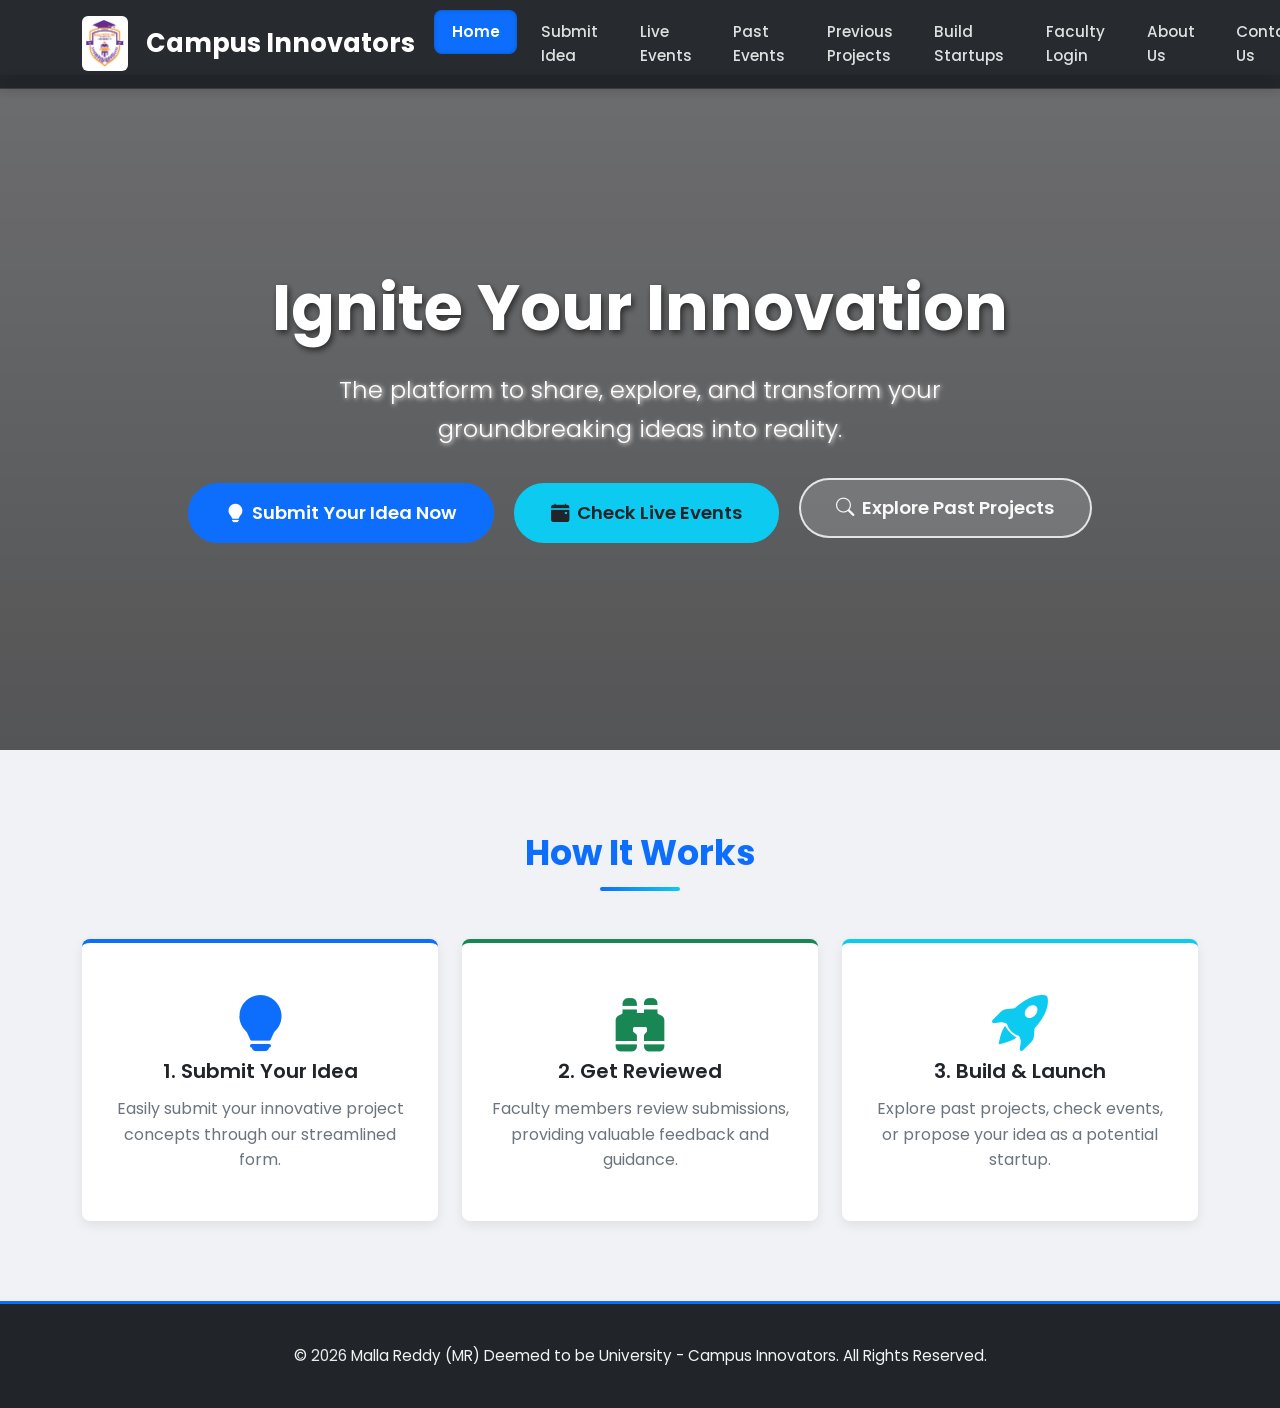
<file: FRONTEND/index.html>
<!DOCTYPE html>
<html lang="en">
<head>
    <meta charset="UTF-8">
    <meta name="viewport" content="width=device-width, initial-scale=1.0">
    <title>Campus Innovators</title>
    <link rel="preconnect" href="https://fonts.googleapis.com">
    <link rel="preconnect" href="https://fonts.gstatic.com" crossorigin>
    <link href="https://fonts.googleapis.com/css2?family=Poppins:wght@300;400;500;600;700&display=swap" rel="stylesheet">
    <link href="https://cdn.jsdelivr.net/npm/bootstrap@5.3.2/dist/css/bootstrap.min.css" rel="stylesheet">
    <link rel="stylesheet" href="https://cdn.jsdelivr.net/npm/bootstrap-icons@1.11.3/font/bootstrap-icons.min.css">
    <link rel="stylesheet" href="style.css">
</head>
<body>
    <nav class="navbar navbar-expand-lg navbar-dark fixed-top main-nav">
        <div class="container">
            <a class="navbar-brand fw-bold d-flex align-items-center gap-2" href="index.html">
    <img src="logo.jpg" 
         alt="College Logo" 
         style="height: 55px; width: auto; object-fit: contain; background: white; border-radius: 6px; padding: 3px;">
    <span>Campus Innovators</span>
</a>
            <button class="navbar-toggler" type="button" data-bs-toggle="collapse" data-bs-target="#navbarNav" aria-controls="navbarNav" aria-expanded="false" aria-label="Toggle navigation">
                <span class="navbar-toggler-icon"></span>
            </button>
            <div class="collapse navbar-collapse" id="navbarNav">
                 <ul class="navbar-nav ms-auto">
                     <li class="nav-item">
                         <a class="nav-link active" href="index.html" id="nav-home">Home</a>
                    </li>
                    <li class="nav-item">
                        <a class="nav-link" href="submit-idea-login.html" id="nav-submit-idea">Submit Idea</a>
                    </li>
                     <li class="nav-item">
                         <a class="nav-link" href="live-events.html" id="nav-live-events">Live Events</a>
                    </li>
                    <li class="nav-item"><a class="nav-link" href="past-events.html">Past Events</a></li>
                    <li class="nav-item">
                        <a class="nav-link" href="previous-projects.html" id="nav-prev-projects">Previous Projects</a>
                    </li>
                    <li class="nav-item">
                        <a class="nav-link" href="build-startups.html" id="nav-startups">Build Startups</a>
                    </li>
                    <li class="nav-item">
                        <a class="nav-link" href="faculty-login.html" id="nav-faculty">Faculty Login</a>
                    </li>
                    <li class="nav-item">
                        <a class="nav-link" href="about-us.html" id="nav-about">About Us</a>
                    </li>
                    <li class="nav-item">
                        <a class="nav-link" href="contact-us.html" id="nav-contact">Contact Us</a>
                    </li>
                </ul>
            </div>
        </div>
    </nav>

    <!-- Hero Section -->
    <section class="home-hero-section">
        <div class="container home-hero-content">
            <h1 class="display-3 fw-bold">Ignite Your Innovation</h1>
            <p class="lead mb-4">The platform to share, explore, and transform your groundbreaking ideas into reality.</p>
            <a class="btn btn-primary btn-lg main-cta-button rounded-pill" href="submit-idea-login.html" role="button">
                <i class="bi bi-lightbulb-fill me-2"></i> Submit Your Idea Now
            </a>
             <a class="btn btn-info btn-lg secondary-cta-button rounded-pill ms-md-2" href="live-events.html" role="button">
                 <i class="bi bi-calendar-event-fill me-2"></i> Check Live Events
             </a>
            <a class="btn btn-outline-light btn-lg secondary-cta-button rounded-pill ms-md-2 mt-2 mt-md-0" href="previous-projects.html" role="button">
                 <i class="bi bi-search me-2"></i> Explore Past Projects
            </a>
        </div>
    </section>

    <!-- Main Content Area -->
    <main>
        <!-- Info Cards Section -->
        <section class="info-section page-section">
            <div class="container">
                <h2 class="text-center section-title mb-5">How It Works</h2>
                 <div class="row g-4 info-cards justify-content-center">
                    <div class="col-md-6 col-lg-4 d-flex">
                        <div class="card info-card h-100">
                            <div class="card-body">
                                <i class="bi bi-lightbulb-fill display-3 text-primary mb-3"></i>
                                <h5 class="card-title fw-semibold">1. Submit Your Idea</h5>
                                <p class="card-text text-muted">Easily submit your innovative project concepts through our streamlined form.</p>
                            </div>
                        </div>
                    </div>
                    <div class="col-md-6 col-lg-4 d-flex">
                        <div class="card info-card h-100">
                            <div class="card-body">
                                <i class="bi bi-binoculars-fill display-3 text-success mb-3"></i>
                                <h5 class="card-title fw-semibold">2. Get Reviewed</h5>
                                <p class="card-text text-muted">Faculty members review submissions, providing valuable feedback and guidance.</p>
                            </div>
                        </div>
                    </div>
                    <div class="col-md-6 col-lg-4 d-flex">
                        <div class="card info-card h-100">
                            <div class="card-body">
                                <i class="bi bi-rocket-takeoff-fill display-3 text-info mb-3"></i>
                                <h5 class="card-title fw-semibold">3. Build & Launch</h5>
                                <p class="card-text text-muted">Explore past projects, check events, or propose your idea as a potential startup.</p>
                            </div>
                        </div>
                    </div>
                </div>
            </div>
        </section>

        <!-- Add more content sections if needed -->

    </main>

     <!-- Footer -->
     <footer class="main-footer text-white text-center">
    <div class="container">
        <p class="mb-0 text-white">© <span id="current-year"></span> Malla Reddy (MR) Deemed to be University - Campus Innovators. All Rights Reserved.</p>
    </div>
</footer>

    <script src="https://cdn.jsdelivr.net/npm/bootstrap@5.3.2/dist/js/bootstrap.bundle.min.js"></script>
    <script src="script.js"></script>
 </body>
 </html>
</file>
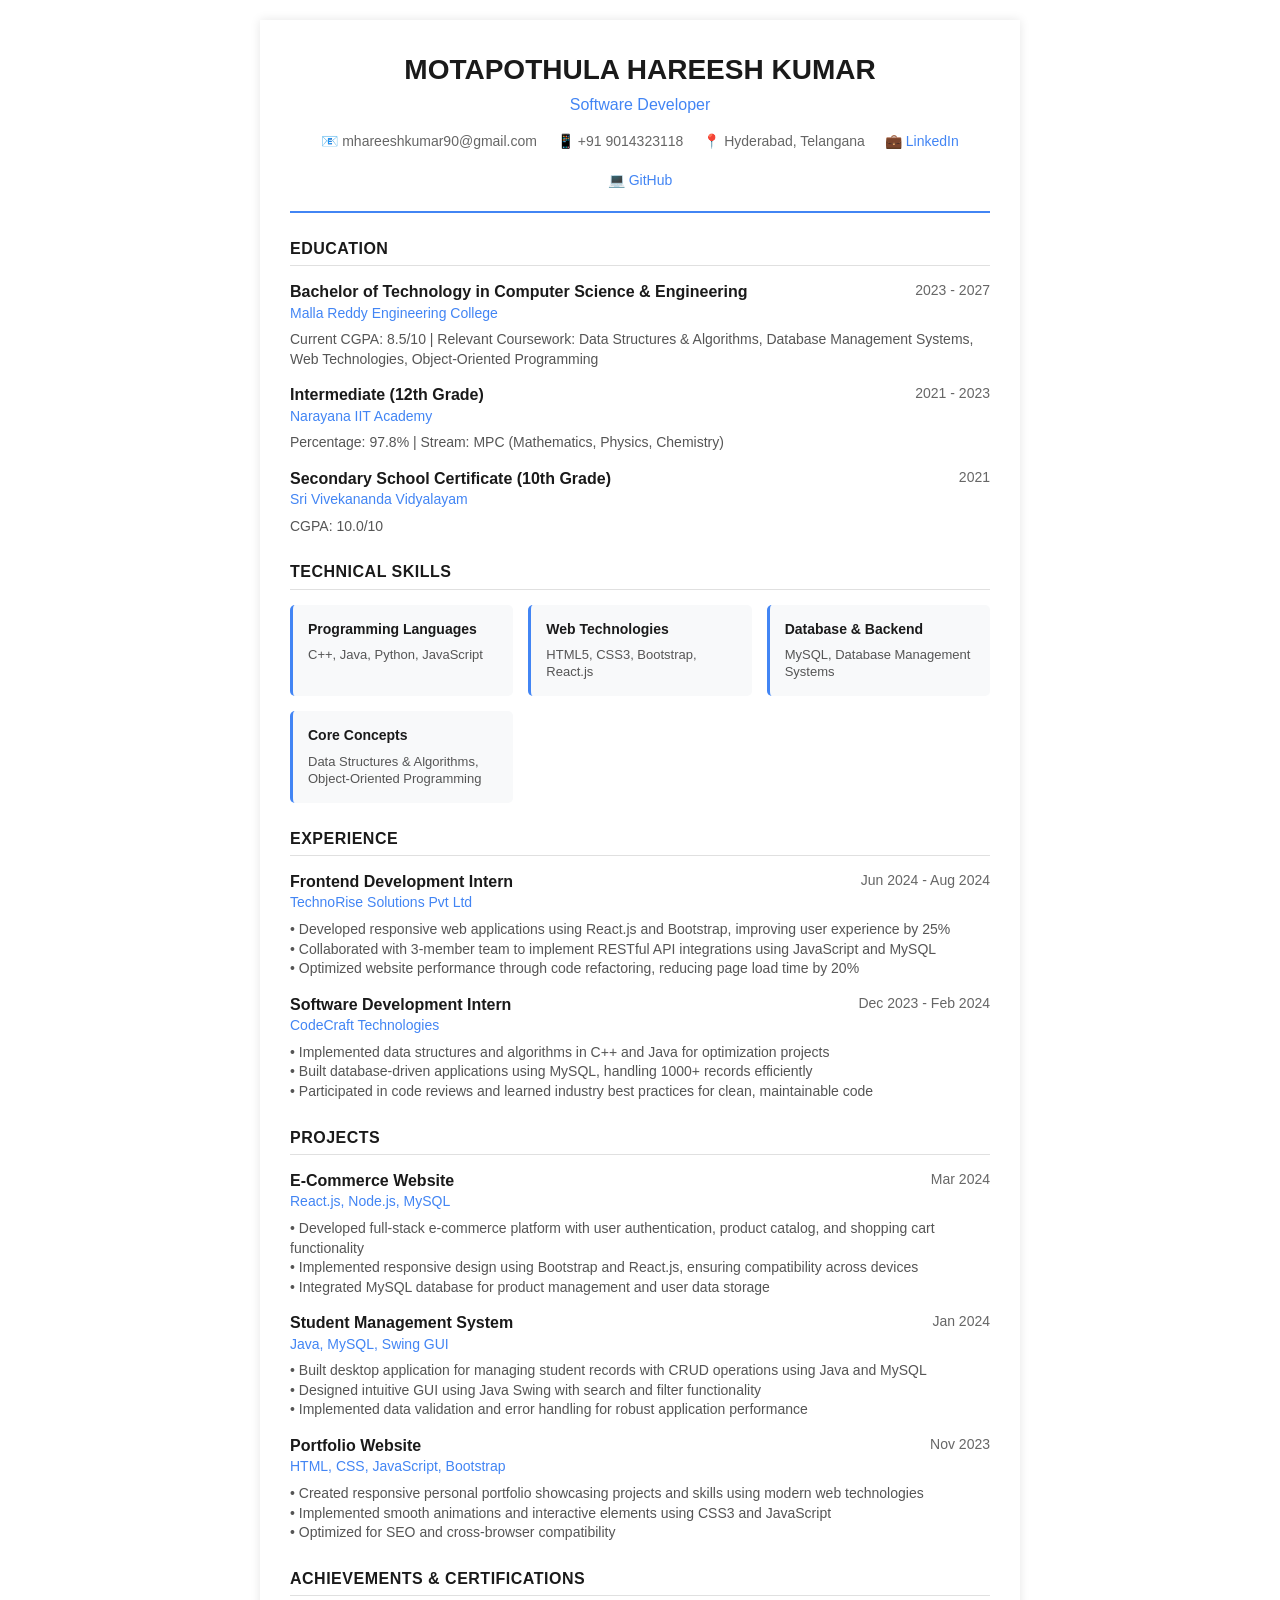
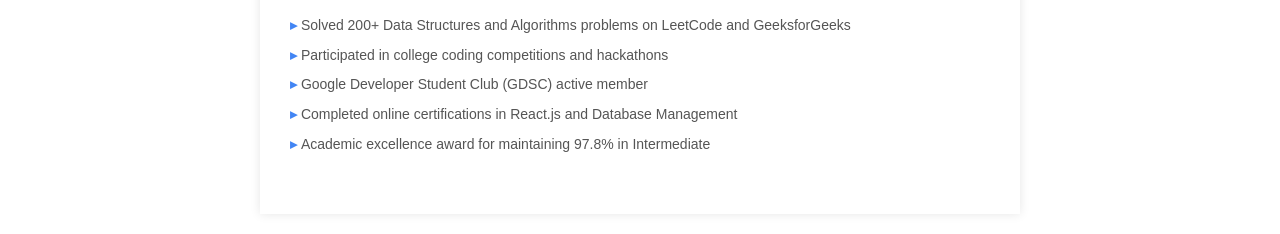
<file: FRONTEND/resume.html>
<!DOCTYPE html>
<html lang="en">
<head>
    <meta charset="UTF-8">
    <meta name="viewport" content="width=device-width, initial-scale=1.0">
    <title>Motapothula Hareesh Kumar - Resume</title>
    <style>
        * {
            margin: 0;
            padding: 0;
            box-sizing: border-box;
        }
        
        body {
            font-family: 'Arial', sans-serif;
            line-height: 1.4;
            color: #333;
            background: white;
            padding: 20px;
            max-width: 800px;
            margin: 0 auto;
        }
        
        .resume {
            background: white;
            padding: 30px;
            box-shadow: 0 0 10px rgba(0,0,0,0.1);
        }
        
        .header {
            text-align: center;
            border-bottom: 2px solid #4285f4;
            padding-bottom: 20px;
            margin-bottom: 25px;
        }
        
        .name {
            font-size: 28px;
            font-weight: bold;
            color: #1a1a1a;
            margin-bottom: 5px;
        }
        
        .title {
            font-size: 16px;
            color: #4285f4;
            margin-bottom: 15px;
            font-weight: 500;
        }
        
        .contact {
            display: flex;
            justify-content: center;
            flex-wrap: wrap;
            gap: 20px;
            font-size: 14px;
        }
        
        .contact span {
            color: #666;
        }
        
        .section {
            margin-bottom: 25px;
        }
        
        .section-title {
            font-size: 16px;
            font-weight: bold;
            color: #1a1a1a;
            border-bottom: 1px solid #e0e0e0;
            padding-bottom: 5px;
            margin-bottom: 15px;
            text-transform: uppercase;
            letter-spacing: 0.5px;
        }
        
        .education-item, .experience-item, .project-item {
            margin-bottom: 15px;
        }
        
        .item-header {
            display: flex;
            justify-content: space-between;
            align-items: flex-start;
            margin-bottom: 5px;
        }
        
        .item-title {
            font-weight: bold;
            color: #1a1a1a;
        }
        
        .item-subtitle {
            color: #4285f4;
            font-size: 14px;
            margin-bottom: 2px;
        }
        
        .item-date {
            color: #666;
            font-size: 14px;
            white-space: nowrap;
        }
        
        .item-description {
            color: #555;
            font-size: 14px;
            margin-top: 5px;
        }
        
        .skills-grid {
            display: grid;
            grid-template-columns: repeat(auto-fit, minmax(200px, 1fr));
            gap: 15px;
        }
        
        .skill-category {
            background: #f8f9fa;
            padding: 15px;
            border-radius: 5px;
            border-left: 3px solid #4285f4;
        }
        
        .skill-category h4 {
            color: #1a1a1a;
            margin-bottom: 8px;
            font-size: 14px;
        }
        
        .skill-category p {
            color: #555;
            font-size: 13px;
            line-height: 1.3;
        }
        
        .achievements ul {
            list-style-type: none;
            padding-left: 0;
        }
        
        .achievements li {
            padding: 5px 0;
            color: #555;
            font-size: 14px;
        }
        
        .achievements li:before {
            content: "▸ ";
            color: #4285f4;
            font-weight: bold;
        }
        
        @media print {
            body {
                padding: 0;
            }
            .resume {
                box-shadow: none;
                padding: 20px;
            }
        }
        
        @media (max-width: 600px) {
            .item-header {
                flex-direction: column;
            }
            .contact {
                flex-direction: column;
                gap: 10px;
            }
        }
    </style>
</head>
<body>
    <div class="resume">
        <div class="header">
            <h1 class="name">MOTAPOTHULA HAREESH KUMAR</h1>
            <p class="title">Software Developer</p>
            <div class="contact">
                <span>📧 mhareeshkumar90@gmail.com</span>
                <span>📱 +91 9014323118</span>
                <span>📍 Hyderabad, Telangana</span>
                <span>💼 <a href="https://www.linkedin.com/in/mhareeshkumar/" style="color: #4285f4; text-decoration: none;">LinkedIn</a></span>
                <span>💻 <a href="https://github.com/mhareeshkumar" style="color: #4285f4; text-decoration: none;">GitHub</a></span>
            </div>
        </div>

        <div class="section">
            <h2 class="section-title">Education</h2>
            <div class="education-item">
                <div class="item-header">
                    <div>
                        <div class="item-title">Bachelor of Technology in Computer Science & Engineering</div>
                        <div class="item-subtitle">Malla Reddy Engineering College</div>
                    </div>
                    <div class="item-date">2023 - 2027</div>
                </div>
                <div class="item-description">Current CGPA: 8.5/10 | Relevant Coursework: Data Structures & Algorithms, Database Management Systems, Web Technologies, Object-Oriented Programming</div>
            </div>
            <div class="education-item">
                <div class="item-header">
                    <div>
                        <div class="item-title">Intermediate (12th Grade)</div>
                        <div class="item-subtitle">Narayana IIT Academy</div>
                    </div>
                    <div class="item-date">2021 - 2023</div>
                </div>
                <div class="item-description">Percentage: 97.8% | Stream: MPC (Mathematics, Physics, Chemistry)</div>
            </div>
            <div class="education-item">
                <div class="item-header">
                    <div>
                        <div class="item-title">Secondary School Certificate (10th Grade)</div>
                        <div class="item-subtitle">Sri Vivekananda Vidyalayam</div>
                    </div>
                    <div class="item-date">2021</div>
                </div>
                <div class="item-description">CGPA: 10.0/10</div>
            </div>
        </div>

        <div class="section">
            <h2 class="section-title">Technical Skills</h2>
            <div class="skills-grid">
                <div class="skill-category">
                    <h4>Programming Languages</h4>
                    <p>C++, Java, Python, JavaScript</p>
                </div>
                <div class="skill-category">
                    <h4>Web Technologies</h4>
                    <p>HTML5, CSS3, Bootstrap, React.js</p>
                </div>
                <div class="skill-category">
                    <h4>Database & Backend</h4>
                    <p>MySQL, Database Management Systems</p>
                </div>
                <div class="skill-category">
                    <h4>Core Concepts</h4>
                    <p>Data Structures & Algorithms, Object-Oriented Programming</p>
                </div>
            </div>
        </div>

        <div class="section">
            <h2 class="section-title">Experience</h2>
            <div class="experience-item">
                <div class="item-header">
                    <div>
                        <div class="item-title">Frontend Development Intern</div>
                        <div class="item-subtitle">TechnoRise Solutions Pvt Ltd</div>
                    </div>
                    <div class="item-date">Jun 2024 - Aug 2024</div>
                </div>
                <div class="item-description">
                    • Developed responsive web applications using React.js and Bootstrap, improving user experience by 25%<br>
                    • Collaborated with 3-member team to implement RESTful API integrations using JavaScript and MySQL<br>
                    • Optimized website performance through code refactoring, reducing page load time by 20%
                </div>
            </div>
            <div class="experience-item">
                <div class="item-header">
                    <div>
                        <div class="item-title">Software Development Intern</div>
                        <div class="item-subtitle">CodeCraft Technologies</div>
                    </div>
                    <div class="item-date">Dec 2023 - Feb 2024</div>
                </div>
                <div class="item-description">
                    • Implemented data structures and algorithms in C++ and Java for optimization projects<br>
                    • Built database-driven applications using MySQL, handling 1000+ records efficiently<br>
                    • Participated in code reviews and learned industry best practices for clean, maintainable code
                </div>
            </div>
        </div>

        <div class="section">
            <h2 class="section-title">Projects</h2>
            <div class="project-item">
                <div class="item-header">
                    <div>
                        <div class="item-title">E-Commerce Website</div>
                        <div class="item-subtitle">React.js, Node.js, MySQL</div>
                    </div>
                    <div class="item-date">Mar 2024</div>
                </div>
                <div class="item-description">
                    • Developed full-stack e-commerce platform with user authentication, product catalog, and shopping cart functionality<br>
                    • Implemented responsive design using Bootstrap and React.js, ensuring compatibility across devices<br>
                    • Integrated MySQL database for product management and user data storage
                </div>
            </div>
            <div class="project-item">
                <div class="item-header">
                    <div>
                        <div class="item-title">Student Management System</div>
                        <div class="item-subtitle">Java, MySQL, Swing GUI</div>
                    </div>
                    <div class="item-date">Jan 2024</div>
                </div>
                <div class="item-description">
                    • Built desktop application for managing student records with CRUD operations using Java and MySQL<br>
                    • Designed intuitive GUI using Java Swing with search and filter functionality<br>
                    • Implemented data validation and error handling for robust application performance
                </div>
            </div>
            <div class="project-item">
                <div class="item-header">
                    <div>
                        <div class="item-title">Portfolio Website</div>
                        <div class="item-subtitle">HTML, CSS, JavaScript, Bootstrap</div>
                    </div>
                    <div class="item-date">Nov 2023</div>
                </div>
                <div class="item-description">
                    • Created responsive personal portfolio showcasing projects and skills using modern web technologies<br>
                    • Implemented smooth animations and interactive elements using CSS3 and JavaScript<br>
                    • Optimized for SEO and cross-browser compatibility
                </div>
            </div>
        </div>

        <div class="section">
            <h2 class="section-title">Achievements & Certifications</h2>
            <div class="achievements">
                <ul>
                    <li>Solved 200+ Data Structures and Algorithms problems on LeetCode and GeeksforGeeks</li>
                    <li>Participated in college coding competitions and hackathons</li>
                    <li>Google Developer Student Club (GDSC) active member</li>
                    <li>Completed online certifications in React.js and Database Management</li>
                    <li>Academic excellence award for maintaining 97.8% in Intermediate</li>
                </ul>
            </div>
        </div>
    </div>


</body>
</html>
</file>
<file: FRONTEND/style.css>
/* --- START OF FILE style.css --- */

/* --- Variable Definitions --- */
:root {
    --primary-color: #0d6efd; /* Bootstrap Blue */
    --secondary-color: #6c757d; /* Bootstrap Gray */
    --success-color: #198754; /* Bootstrap Green */
    --info-color: #0dcaf0;    /* Bootstrap Cyan */
    --warning-color: #ffc107; /* Bootstrap Yellow */
    --danger-color: #dc3545;  /* Bootstrap Red */
    --light-color: #f8f9fa;  /* Bootstrap Light */
    --dark-color: #212529;   /* Bootstrap Dark */
    --body-bg: #f0f2f5;      /* Lighter Gray Background */
    --text-color: #343a40;   /* Main text color */
    --text-muted: #6c757d;   /* Muted text color */
    --heading-font: 'Poppins', sans-serif;
    --body-font: 'Poppins', sans-serif;
    --card-shadow: 0 4px 12px rgba(0, 0, 0, 0.08);
    --card-hover-shadow: 0 8px 20px rgba(0, 0, 0, 0.12);
    --border-radius: 0.5rem; /* Slightly larger radius */
    --border-color: #dee2e6; /* Standard border color */

    /* Department Colors */
    --dept-cse-color: #0d6efd;
    --dept-aiml-color: #6f42c1; /* Purple */
    --dept-iot-color: #0dcaf0;  /* Cyan */
    --dept-civil-color: #fd7e14; /* Orange */
    --dept-mechanical-color: #6c757d; /* Gray */
    --dept-datascience-color: #d63384; /* Pink */
    --dept-ece-color: #20c997;  /* Teal */
    --dept-eee-color: #ffc107;  /* Yellow */
    --dept-unknown-color: #6c757d; /* Default Gray */
}

/* --- Base Styles --- */
html {
    scroll-behavior: smooth;
}

body {
    font-family: var(--body-font);
    background-color: var(--body-bg);
    color: var(--text-color);
    display: flex;
    flex-direction: column;
    min-height: 100vh;
    font-weight: 400;
    font-size: 1rem;
    line-height: 1.6;
    padding-top: 75px; /* Account for fixed navbar */
    opacity: 0;
    animation: pageFadeIn 0.6s ease-out forwards;
    animation-delay: 0.1s;
}

main {
    flex: 1;
}

h1, h2, h3, h4, h5, h6 {
    font-family: var(--heading-font);
    font-weight: 600;
    color: var(--dark-color);
    line-height: 1.3;
}

a {
    color: var(--primary-color);
    text-decoration: none;
    transition: color 0.3s ease;
}
a:hover {
    color: #0a58ca;
    text-decoration: none;
}

.section-title {
    color: var(--primary-color);
    position: relative;
    padding-bottom: 15px;
    margin-bottom: 3rem !important;
    font-weight: 700;
    font-size: clamp(1.8rem, 5vw, 2.2rem);
}

.section-title::after {
    content: '';
    position: absolute;
    bottom: 0;
    left: 50%;
    transform: translateX(-50%);
    width: 80px;
    height: 4px;
    background: linear-gradient(90deg, var(--primary-color), var(--info-color));
    border-radius: 3px;
}
/* Adjust underline for left-aligned titles */
.text-md-start.section-title::after {
    left: 0;
    transform: translateX(0);
}

/* --- Navbar --- */
.main-nav {
    background-color: rgba(33, 37, 41, 0.97) !important;
    backdrop-filter: blur(8px);
    padding-top: 0.8rem;
    padding-bottom: 0.8rem;
    box-shadow: 0 3px 10px rgba(0,0,0,0.15);
    border-bottom: 1px solid rgba(255, 255, 255, 0.1);
    padding-top: 10px !important;
    padding-bottom: 10px !important;
}

.navbar-brand {
    font-family: var(--heading-font);
    font-size: 1.6rem;
    font-weight: 700 !important;
    display: flex;
    align-items: center;
    padding-top: 0.3rem;
    padding-bottom: 0.3rem;
    color: #fff !important;
}
.navbar-brand img {
    margin-right: 10px;
    height: 55px;
    width: auto;
    border-radius: 4px;
    background-color: white;
    padding: 2px;
    object-fit: contain;
}

.navbar-dark .navbar-nav .nav-link {
    color: rgba(255, 255, 255, 0.85);
    font-weight: 500;
    padding: 0.6rem 1.1rem;
    transition: color 0.3s ease, background-color 0.3s ease, transform 0.2s ease;
    border-radius: var(--border-radius);
    margin: 0 0.2rem;
    position: relative;
    overflow: hidden;
    font-size: 0.95rem;
}

.navbar-dark .navbar-nav .nav-link::after {
    content: '';
    position: absolute;
    bottom: 5px;
    left: 10%;
    width: 80%;
    height: 2px;
    background-color: var(--primary-color);
    transform: scaleX(0);
    transform-origin: center;
    transition: transform 0.3s ease-out;
}

.navbar-dark .navbar-nav .nav-link:hover,
.navbar-dark .navbar-nav .nav-link:focus {
    color: #ffffff;
    transform: translateY(-2px);
}
.navbar-dark .navbar-nav .nav-link:hover::after,
.navbar-dark .navbar-nav .nav-link:focus::after {
    transform: scaleX(1);
}

.navbar-dark .navbar-nav .nav-link.active {
    color: #ffffff;
    background-color: var(--primary-color);
    font-weight: 600;
    transform: none;
    box-shadow: inset 0 0 5px rgba(0,0,0,0.2);
}
.navbar-dark .navbar-nav .nav-link.active::after {
     transform: scaleX(0);
}

.navbar-toggler {
    border-color: rgba(255, 255, 255, 0.2);
}
.navbar-toggler:focus {
    box-shadow: 0 0 0 0.25rem rgba(255, 255, 255, 0.25);
}
.navbar-toggler-icon {
     background-image: url("data:image/svg+xml,%3csvg xmlns='http://www.w3.org/2000/svg' viewBox='0 0 30 30'%3e%3cpath stroke='rgba%28255, 255, 255, 0.85%29' stroke-linecap='round' stroke-miterlimit='10' stroke-width='2' d='M4 7h22M4 15h22M4 23h22'/%3e%3c/svg%3e");
}

/* --- Home Page --- */
.home-hero-section {
    min-height: 75vh;
    background-image: linear-gradient(rgba(0, 0, 0, 0.55), rgba(0, 0, 0, 0.65)), url('https://images.pexels.com/photos/3184418/pexels-photo-3184418.jpeg?auto=compress&cs=tinysrgb&w=1260&h=750&dpr=1');
    background-size: cover;
    background-position: center 30%;
    background-attachment: fixed;
    display: flex;
    align-items: center;
    justify-content: center;
    text-align: center;
    color: white;
    padding: 5rem 1rem;
}

.home-hero-content h1 {
    font-size: clamp(2.5rem, 6vw, 4rem);
    font-weight: 700;
    margin-bottom: 1.5rem;
    text-shadow: 2px 3px 6px rgba(0,0,0,0.6);
    color: white;
}
.home-hero-content p.lead {
    font-size: clamp(1.1rem, 3vw, 1.5rem);
    margin-bottom: 2.5rem;
    font-weight: 300;
    max-width: 700px;
    margin-left: auto;
    margin-right: auto;
    color: #ffffff;
    text-shadow: 1px 1px 4px rgb(253, 249, 249);
}

.main-cta-button, .secondary-cta-button {
    padding: 0.9rem 2.2rem;
    font-size: 1.15rem;
    font-weight: 600;
    transition: transform 0.2s ease, box-shadow 0.3s ease, background-color 0.3s ease, border-color 0.3s ease;
    margin: 0.7rem 0.5rem;
    border-radius: 50px;
    border: 2px solid transparent;
    display: inline-flex;
    align-items: center;
    justify-content: center;
    line-height: 1.5;
}
.main-cta-button:hover, .secondary-cta-button:hover {
    transform: translateY(-4px) scale(1.03);
    box-shadow: 0 8px 18px rgba(0, 0, 0, 0.2);
}
.main-cta-button {
    background-color: var(--primary-color);
    border-color: var(--primary-color);
    color: white;
}
.main-cta-button:hover {
    background-color: #0b5ed7;
    border-color: #0a58ca;
    color: white;
}
.secondary-cta-button.btn-info { /* For Live Events button */
     background-color: var(--info-color);
     border-color: var(--info-color);
     color: var(--dark-color);
}
.secondary-cta-button.btn-info:hover {
    background-color: #0aa1c8; /* Darker cyan */
    border-color: #098aa9;
    color: white;
}

.secondary-cta-button.btn-outline-light {
    background-color: rgba(255, 255, 255, 0.15);
    border-color: rgba(255, 255, 255, 0.8);
    color: rgba(255, 255, 255, 0.95);
}
.secondary-cta-button.btn-outline-light:hover {
    background-color: rgba(255, 255, 255, 0.95);
    color: var(--dark-color);
    border-color: rgba(255, 255, 255, 0.95);
}


.info-section {
    padding: 5rem 0;
}

.info-cards .info-card {
    border: none;
    border-radius: var(--border-radius);
    transition: transform 0.3s ease, box-shadow 0.3s ease, border-top-color 0.3s ease;
    background-color: #ffffff;
    box-shadow: var(--card-shadow);
    text-align: center;
    border-top: 4px solid var(--primary-color);
}
.info-cards .col-md-6:nth-child(2) .info-card { border-top-color: var(--success-color); }
.info-cards .col-md-6:nth-child(3) .info-card { border-top-color: var(--info-color); }

.info-cards .info-card:hover {
    transform: translateY(-12px);
    box-shadow: var(--card-hover-shadow);
    border-top-color: var(--dark-color);
}

.info-card .card-body {
    padding: 3rem 1.8rem;
}

.info-card i.display-3 {
    margin-bottom: 1.8rem;
    font-size: 3.5rem;
}

/* --- General Card Styling --- */
.card {
    border: 1px solid var(--border-color);
    box-shadow: var(--card-shadow);
    transition: box-shadow 0.3s ease, transform 0.3s ease, border-color 0.3s ease;
    border-radius: var(--border-radius) !important;
    background-color: #ffffff;
    overflow: hidden;
}

.card-header {
    background-color: var(--light-color);
    border-bottom: 1px solid var(--border-color);
    font-weight: 600;
    padding: 1rem 1.5rem;
}

.card-title {
    color: var(--dark-color);
    margin-bottom: 0.75rem;
    font-weight: 600;
}
.card-title.text-primary {
    color: var(--primary-color) !important;
}
.card-title.text-success {
     color: var(--success-color) !important;
}


/* --- Form Styling --- */
.form-section {
    padding: 4rem 0;
}

.form-container-card {
     box-shadow: 0 12px 35px rgba(0, 0, 0, 0.1);
     border-radius: var(--border-radius);
     border: 1px solid var(--border-color);
     padding: 2.5rem;
     background-color: #ffffff;
}
@media (min-width: 768px) {
    .form-container-card {
        padding: 3.5rem;
    }
}

.form-control, .form-select {
    border-radius: var(--border-radius);
    padding-top: 0.8rem;
    padding-bottom: 0.8rem;
    font-size: 1rem;
    border: 1px solid #ced4da;
    transition: border-color 0.2s ease-in-out, box-shadow 0.2s ease-in-out;
}
.form-control:focus, .form-select:focus {
    border-color: var(--primary-color);
    box-shadow: 0 0 0 0.25rem rgba(13, 110, 253, 0.25);
    background-color: #fff;
}
.form-control.is-invalid, .form-select.is-invalid {
    border-color: var(--danger-color) !important; /* Ensure override */
    background-image: none; /* Remove default Bootstrap icon if needed */
    box-shadow: none !important; /* Remove focus shadow on invalid */
}

.invalid-feedback {
    display: none; /* Hide by default */
    width: 100%;
    margin-top: 0.25rem;
    font-size: .875em;
    color: var(--danger-color);
    font-weight: 500;
}
/* Show feedback when input is invalid AND form was validated */
.was-validated .form-control:invalid ~ .invalid-feedback,
.was-validated .form-select:invalid ~ .invalid-feedback,
.form-control.is-invalid ~ .invalid-feedback, /* Show feedback if manually marked */
.form-select.is-invalid ~ .invalid-feedback {
    display: block;
}

.form-control-lg, .form-select-lg {
     padding-top: 1rem;
     padding-bottom: 1rem;
     font-size: 1.1rem;
}

.form-floating > .form-control,
.form-floating > .form-select {
    height: calc(3.8rem + 2px);
    line-height: 1.25;
    padding-top: 1.625rem;
    padding-bottom: 0.625rem;
}
.form-floating > label {
    padding: 1.1rem 0.85rem;
    color: #6c757d;
    font-size: 1rem;
    transition: opacity .1s ease-in-out, transform .1s ease-in-out;
}
.form-floating > .form-control:focus ~ label,
.form-floating > .form-control:not(:placeholder-shown) ~ label,
.form-floating > .form-select ~ label {
  opacity: 0.75;
  transform: scale(0.85) translateY(-0.6rem) translateX(0.15rem);
  font-weight: 500;
}


.form-label.fw-medium {
    font-weight: 500 !important;
    margin-bottom: 0.6rem;
    color: var(--dark-color);
    font-size: 0.95rem;
}

/* --- Form Buttons --- */
.login-btn, .submit-startup-btn, .submit-idea-btn, .filter-btn, .post-event-btn {
    padding: 0.8rem 1.5rem;
    font-size: 1.1rem;
    transition: transform 0.2s ease, box-shadow 0.2s ease, background-color 0.2s ease, border-color 0.2s ease;
    display: inline-flex;
    align-items: center;
    justify-content: center;
    gap: 0.5rem;
}
.login-btn:hover, .submit-startup-btn:hover, .submit-idea-btn:hover, .filter-btn:hover, .post-event-btn:hover {
    transform: translateY(-3px);
    box-shadow: 0 6px 12px rgba(0, 0, 0, 0.15);
}
.submit-startup-btn { background-color: var(--success-color); border-color: var(--success-color); color: white; }
.submit-startup-btn:hover { background-color: #157347; border-color: #146c43; color: white;}
.submit-idea-btn { background-color: var(--success-color); border-color: var(--success-color); color: white;}
.submit-idea-btn:hover { background-color: #157347; border-color: #146c43; color: white;}
.post-event-btn { background-color: var(--success-color); border-color: var(--success-color); color: white;} /* Use success for posting */
.post-event-btn:hover { background-color: #157347; border-color: #146c43; color: white;}
.login-btn { background-color: var(--primary-color); border-color: var(--primary-color); color: white;}
.login-btn:hover { background-color: #0b5ed7; border-color: #0a58ca; color: white;}
.filter-btn { background-color: var(--primary-color); border-color: var(--primary-color); color: white;}
.filter-btn:hover { background-color: #0b5ed7; border-color: #0a58ca; color: white;}


/* --- Previous Projects Section --- */
.filter-card {
    background-color: #ffffff !important;
    box-shadow: 0 4px 15px rgba(0,0,0,0.07);
    border-radius: var(--border-radius);
    padding: 1.8rem 2.2rem;
    margin-bottom: 3rem;
    border: 1px solid var(--border-color);
}

.project-card-wrapper {
    padding: 0;
}

.project-cards-container .project-card {
    border: 1px solid var(--border-color);
    border-left-width: 6px;
    border-left-color: var(--dept-unknown-color); /* Default */
    transition: transform 0.3s ease, box-shadow 0.35s ease, border-color 0.3s ease;
    background-color: #fff;
    border-radius: var(--border-radius);
    overflow: hidden;
    box-shadow: var(--card-shadow);
    margin-bottom: 1.8rem;
    position: relative;
}

.project-cards-container .project-card:hover {
    transform: translateY(-8px) scale(1.015);
    box-shadow: var(--card-hover-shadow);
    border-color: var(--primary-color);
    border-left-width: 6px;
}
/* Apply department color to left border */
.project-cards-container .project-card.dept-CSE { border-left-color: var(--dept-cse-color); }
.project-cards-container .project-card.dept-AIML { border-left-color: var(--dept-aiml-color); }
.project-cards-container .project-card.dept-IOT { border-left-color: var(--dept-iot-color); }
.project-cards-container .project-card.dept-CIVIL { border-left-color: var(--dept-civil-color); }
.project-cards-container .project-card.dept-MECHANICAL { border-left-color: var(--dept-mechanical-color); }
.project-cards-container .project-card.dept-DATASCIENCE { border-left-color: var(--dept-datascience-color); }
.project-cards-container .project-card.dept-ECE { border-left-color: var(--dept-ece-color); }
.project-cards-container .project-card.dept-EEE { border-left-color: var(--dept-eee-color); }

/* Keep left border color specific on hover */
.project-cards-container .project-card.dept-CSE:hover { border-left-color: var(--dept-cse-color) !important; }
.project-cards-container .project-card.dept-AIML:hover { border-left-color: var(--dept-aiml-color) !important; }
.project-cards-container .project-card.dept-IOT:hover { border-left-color: var(--dept-iot-color) !important; }
.project-cards-container .project-card.dept-CIVIL:hover { border-left-color: var(--dept-civil-color) !important; }
.project-cards-container .project-card.dept-MECHANICAL:hover { border-left-color: var(--dept-mechanical-color) !important; }
.project-cards-container .project-card.dept-DATASCIENCE:hover { border-left-color: var(--dept-datascience-color) !important; }
.project-cards-container .project-card.dept-ECE:hover { border-left-color: var(--dept-ece-color) !important; }
.project-cards-container .project-card.dept-EEE:hover { border-left-color: var(--dept-eee-color) !important; }

.project-cards-container .project-card .card-body {
    padding: 2rem;
}

.project-cards-container .project-card .card-title {
    font-weight: 700;
    color: var(--dark-color);
    font-size: 1.45rem;
    margin-bottom: 0.6rem !important;
}

.project-cards-container .project-card .project-meta {
    font-size: 0.9rem;
    color: var(--text-muted);
    margin-bottom: 1.2rem;
    display: flex;
    flex-wrap: wrap;
    gap: 0.6rem 1.6rem;
    padding-bottom: 0.8rem;
    border-bottom: 1px dashed var(--border-color);
}
.project-cards-container .project-card .project-meta span {
    display: inline-flex;
    align-items: center;
    white-space: nowrap;
}
.project-cards-container .project-card .project-meta i {
    margin-right: 7px;
    vertical-align: middle;
    font-size: 1.15em;
    opacity: 0.8;
}
.project-meta .bi-calendar-check-fill { color: var(--success-color); }
.project-meta .bi-building { color: var(--primary-color); }
.project-meta .bi-person-fill { color: var(--info-color); }
.project-meta .bi-mortarboard-fill { color: var(--secondary-color); }


.project-cards-container .project-card .project-abstract {
    font-size: 1rem;
    line-height: 1.75;
    color: var(--text-color);
    margin-bottom: 1.5rem;
}

.project-cards-container .project-card .keywords-section strong {
    display: block;
    margin-bottom: 0.6rem;
    font-weight: 600;
    color: #444;
    font-size: 0.95rem;
}

.project-cards-container .project-card .badge.keyword-badge {
    font-size: 0.8rem;
    padding: 0.45em 0.8em;
    font-weight: 500;
    background-color: #eef1f4;
    color: #525f7f;
    border: 1px solid #d8dde4;
    border-radius: 4px;
    transition: background-color 0.2s ease, color 0.2s ease, transform 0.2s ease;
}
.project-cards-container .project-card .badge.keyword-badge:hover {
    background-color: var(--primary-color);
    color: #fff;
    border-color: var(--primary-color);
    transform: scale(1.05);
}

.project-cards-container .project-card .action-col {
    /* Alignment handled via flex in HTML */
}

.project-cards-container .project-card .btn-view-details {
    font-weight: 500;
    padding: 0.5rem 1.2rem;
    font-size: 0.9rem;
    transition: background-color 0.2s ease, transform 0.2s ease, box-shadow 0.2s ease;
}
.project-cards-container .project-card .btn-view-details:hover {
    background-color: #0a58ca;
    transform: scale(1.05);
    box-shadow: 0 3px 8px rgba(13, 110, 253, 0.4);
}
.project-cards-container .project-card .btn-view-details i {
     vertical-align: middle;
     margin-left: 3px;
     font-size: 1.2em;
     transition: transform 0.3s ease;
}
.project-cards-container .project-card .btn-view-details:hover i {
    transform: translateX(3px);
}

#no-projects-message .card {
    border: none;
    background-color: var(--light-color) !important;
}
#no-projects-message i {
    font-size: 3.5rem;
}

/* --- Live Events Section --- */
.event-card {
    transition: transform 0.35s ease, box-shadow 0.35s ease, border-top-color 0.3s ease;
    border: 1px solid var(--border-color);
    border-radius: var(--border-radius);
    overflow: hidden;
    box-shadow: var(--card-shadow);
    background-color: #fff;
    border-top: 4px solid var(--info-color); /* Accent color for events */
}
.event-card:hover {
    transform: translateY(-10px);
    box-shadow: var(--card-hover-shadow);
    border-top-color: var(--primary-color);
}

.event-card-img {
    height: 200px;
    object-fit: cover;
    filter: brightness(0.95);
    transition: filter 0.3s ease, transform 0.3s ease;
}
.event-card:hover .event-card-img {
    filter: brightness(1);
    transform: scale(1.03);
}

.event-card .card-body {
    padding: 1.5rem;
    display: flex; /* Ensure footer is pushed down */
    flex-direction: column; /* Stack elements vertically */
}

.event-card .event-title {
    font-size: 1.3rem;
    margin-bottom: 0.8rem;
    color: var(--primary-color);
}

.event-card .event-meta {
    font-size: 0.9rem;
    margin-bottom: 1rem;
}
.event-card .event-meta i {
    margin-right: 8px;
    vertical-align: text-top;
    font-size: 1.1em;
    color: var(--secondary-color);
}
.event-card .event-meta .text-success i { color: var(--success-color); }
.event-card .event-meta .text-danger i { color: var(--danger-color); }

.event-card .event-description {
    font-size: 0.95rem;
    line-height: 1.6;
    color: var(--text-muted);
    margin-bottom: 1.2rem;
    flex-grow: 1; /* Allow description to take available space */
}

.event-card .event-register-btn {
    padding: 0.5rem 1.2rem;
    font-size: 0.95rem;
    margin-top: auto; /* Push button to the bottom */
}

.event-card .card-footer {
    background-color: var(--light-color);
    border-top: 1px solid var(--border-color);
    padding: 0.75rem 1.5rem;
}

.event-card.event-past {
     border-top-color: var(--danger-color);
     opacity: 0.8;
}
.event-card.event-past .event-title {
    color: var(--dark-color); /* Less prominent title for past events */
}
.event-card.event-past .event-card-img {
    filter: grayscale(80%) brightness(0.9);
}
.event-card.event-past:hover {
    opacity: 1;
    border-top-color: var(--danger-color);
}
.event-card.event-past:hover .event-card-img {
    filter: grayscale(0%) brightness(1);
}


/* --- Faculty Dashboard Specific --- */
#faculty-dashboard-list {
    border: none;
    box-shadow: none;
    background: none; /* Remove list-group default background */
}
.list-group-item {
    margin-bottom: 1.5rem;
    border-radius: var(--border-radius) !important;
    border: 1px solid var(--border-color);
    transition: background-color 0.2s ease, box-shadow 0.3s ease, border-left-color 0.3s ease;
    box-shadow: 0 2px 5px rgba(0,0,0,0.05);
    background-color: #fff;
    border-left-width: 6px;
    position: relative; /* Needed for potential absolute elements later */
}
.list-group-item:hover {
    background-color: var(--light-color);
    box-shadow: 0 5px 15px rgba(0,0,0,0.1);
}
.list-group-item h5 {
    font-weight: 700;
    color: var(--primary-color); /* Make titles stand out */
}
.list-group-item p.text-muted {
    font-size: 0.9rem;
    color: var(--text-muted) !important;
}
.list-group-item .badge {
    font-size: 0.9rem;
    padding: 0.5em 0.9em;
    font-weight: 500;
}
.list-group-item .abstract-preview {
    font-size: 0.95rem;
    color: #555;
    line-height: 1.6;
    background-color: #f8f9fa; /* Light background for abstract */
    padding: 0.8rem 1rem;
    border-radius: 4px;
    border-left: 3px solid var(--border-color);
    margin-top: 0.5rem;
}

.list-group-item .action-buttons .btn {
    font-size: 0.85rem;
    padding: 0.35rem 0.8rem;
}
.list-group-item .action-buttons .action-btn {
     transition: transform 0.2s ease, box-shadow 0.2s ease;
}
.list-group-item .action-buttons .action-btn:hover {
    transform: scale(1.05);
    box-shadow: 0 2px 5px rgba(0,0,0,0.15);
}

/* Status borders for badges */
.badge.border-success-subtle { border-color: var(--bs-success-border-subtle)!important; }
.badge.border-danger-subtle { border-color: var(--bs-danger-border-subtle)!important; }
.badge.border-warning-subtle { border-color: var(--bs-warning-border-subtle)!important; }

/* Subtle status backgrounds for list items */
.list-group-item.status-pending { background-color: #fffbf0; border-left-color: var(--warning-color); }
.list-group-item.status-approved { background-color: #f0fff4; border-left-color: var(--success-color); }
.list-group-item.status-rejected { background-color: #fff5f5; border-left-color: var(--danger-color); }

/* Keep status color on hover */
.list-group-item.status-pending:hover { border-left-color: var(--warning-color) !important; }
.list-group-item.status-approved:hover { border-left-color: var(--success-color) !important; }
.list-group-item.status-rejected:hover { border-left-color: var(--danger-color) !important; }

#dashboard-loading, #no-submissions-message, #events-loading, #no-events-message {
    padding: 1.5rem;
    font-size: 1.1rem;
}

/* --- Faculty Profile Page --- */
.profile-card {
    background-color: #fff;
    box-shadow: 0 10px 30px rgba(0, 0, 0, 0.1);
}
.profile-card-header {
    background: linear-gradient(135deg, var(--primary-color) 0%, var(--info-color) 100%);
}
.profile-picture {
    width: 120px;
    height: 120px;
    object-fit: cover;
}
.profile-name {
    font-weight: 700;
    font-size: 1.8rem;
}
.profile-designation {
    font-weight: 400;
    font-size: 1rem;
    opacity: 0.9;
}
.profile-edit-btn {
    align-self: flex-start; /* Align button top right */
}
.profile-card .card-body h5 i {
     vertical-align: -2px; /* Align icons better with text */
}
.profile-card .list-group-item {
     padding-top: 0.5rem;
     padding-bottom: 0.5rem;
     background: none; /* Make list group transparent */
     border: none !important; /* Remove borders within the list group */
}
.publication-list li {
    margin-bottom: 0.5rem;
}
.publication-list a {
    color: var(--text-color);
    font-size: 0.95rem;
    transition: color 0.2s ease;
}
.publication-list a:hover {
    color: var(--primary-color);
    text-decoration: underline !important;
}
.publication-list a i {
    color: var(--secondary-color);
}


/* --- Footer --- */
.main-footer {
    background-color: var(--dark-color);
    color: #ffffff !important;
    padding-top: 2.5rem;
    padding-bottom: 2.5rem;
    margin-top: auto;
    border-top: 3px solid var(--primary-color);
}

.main-footer p,
.main-footer span {
    color: #ffffff !important;
    margin-bottom: 0;
    font-size: 0.95rem;
    opacity: 0.95;
}

/* --- Utility & Animation --- */
.page-section {
    padding: 4rem 0;
}
@media (min-width: 992px) {
    .page-section {
        padding: 5rem 0;
    }
}

.min-vh-70 {
    min-height: calc(100vh - 75px - 118px); /* Viewport - navbar - footer approx */
    display: flex;
    align-items: center;
    padding: 2rem 0;
}

@keyframes pageFadeIn {
  from { opacity: 0; transform: translateY(15px); }
  to { opacity: 1; transform: translateY(0); }
}

@keyframes iconPulse {
  0% { transform: scale(1); }
  50% { transform: scale(1.1); }
  100% { transform: scale(1); }
}
.login-icon-pulse {
    animation: iconPulse 2s infinite ease-in-out;
}


/* Generic Button Hover Effects */
.btn {
    transition: transform 0.2s ease, box-shadow 0.2s ease, background-color 0.2s ease, border-color 0.2s ease, color 0.2s ease;
}
.btn:hover:not(.disabled):not(:disabled) {
   box-shadow: 0 4px 8px rgba(0, 0, 0, 0.1);
}

/* Container Padding */
.container, .container-fluid, .container-lg, .container-md, .container-sm, .container-xl, .container-xxl {
    --bs-gutter-x: 1.5rem;
    padding-left: calc(var(--bs-gutter-x) * .5);
    padding-right: calc(var(--bs-gutter-x) * .5);
}


/* Alert Styling */
.alert {
    border-radius: var(--border-radius);
    padding: 1rem 1.25rem;
    border-width: 1px;
    border-style: solid;
}
.alert-danger { background-color: var(--bs-danger-bg-subtle); border-color: var(--bs-danger-border-subtle); color: var(--bs-danger-text-emphasis); }
.alert-info { background-color: var(--bs-info-bg-subtle); border-color: var(--bs-info-border-subtle); color: var(--bs-info-text-emphasis); }
.alert-light { background-color: var(--bs-light-bg-subtle); border-color: var(--bs-light-border-subtle); color: var(--bs-light-text-emphasis); }
.alert-warning { background-color: var(--bs-warning-bg-subtle); border-color: var(--bs-warning-border-subtle); color: var(--bs-warning-text-emphasis); }
.alert-success { background-color: var(--bs-success-bg-subtle); border-color: var(--bs-success-border-subtle); color: var(--bs-success-text-emphasis); }

/* Text Colors */
body, p {
    color: var(--text-color);
}
.text-muted {
    color: var(--text-muted) !important;
}

/* Bootstrap subtle badges for dashboard */
.badge.bg-success-subtle { background-color: var(--bs-success-bg-subtle)!important; border-color: var(--bs-success-border-subtle)!important; color: var(--bs-success-text-emphasis)!important; }
.badge.bg-danger-subtle { background-color: var(--bs-danger-bg-subtle)!important; border-color: var(--bs-danger-border-subtle)!important; color: var(--bs-danger-text-emphasis)!important; }
.badge.bg-warning-subtle { background-color: var(--bs-warning-bg-subtle)!important; border-color: var(--bs-warning-border-subtle)!important; color: var(--bs-warning-text-emphasis)!important; }

/* About Us & Contact Cards - Reuse info-card styles slightly modified */
.about-info-card, .contact-card {
    border: none;
    border-radius: var(--border-radius);
    transition: transform 0.3s ease, box-shadow 0.3s ease, border-top-color 0.3s ease;
    background-color: #ffffff;
    box-shadow: var(--card-shadow);
    border-top: 4px solid var(--primary-color);
    height: 100%; /* Ensure cards in the same row have equal height */
}
.about-info-card:hover, .contact-card:hover {
    transform: translateY(-8px);
    box-shadow: var(--card-hover-shadow);
}
.about-info-card .card-body, .contact-card .card-body {
    padding: 2.5rem 2rem;
}

.contact-card .contact-icon {
    font-size: 1.6rem;
    margin-right: 18px;
    vertical-align: middle;
    width: 40px;
    text-align: center;
    color: var(--primary-color);
    flex-shrink: 0;
}
.contact-card .contact-item .d-flex {
    margin-bottom: 1.8rem;
    align-items: center; /* Vertically align icon and text */
}
.contact-card .contact-item .d-flex:last-child {
    margin-bottom: 0;
}

.contact-card .contact-item div {
    flex: 1;
    line-height: 1.5;
}
.contact-card .contact-item a {
    color: var(--primary-color);
    font-weight: 500;
}
.contact-card .contact-item a:hover {
    color: var(--dark-color);
    text-decoration: underline;
}
.contact-card .contact-item strong.d-block {
    font-weight: 600;
    color: var(--dark-color);
    margin-bottom: 4px;
    font-size: 1em;
}
.contact-card .bi-building.text-success {
    color: var(--success-color) !important;
}

/* Map Styling */
.map-container {
    height: 100%;
    overflow: hidden;
    display: flex;
    flex-direction: column;
    border: 1px solid var(--border-color);
    background-color: #fff;
    border-radius: var(--border-radius);
    box-shadow: var(--card-shadow); /* Add shadow to map container */
}
.map-wrapper {
    flex-grow: 1;
    min-height: 450px; /* Ensure map has a minimum height */
}
.map-wrapper iframe {
    display: block;
    width: 100%;
    height: 100%;
    border: none;
}


/* Achievement Cards (from previous styles if needed, otherwise remove) */
/* Assuming they are still used in about-us.html */
.achievement-cards-container {
    margin-top: 3rem;
}

.achievement-card {
    background-color: #ffffff;
    transition: transform 0.35s ease, box-shadow 0.35s ease;
    border: 1px solid var(--border-color);
    border-radius: var(--border-radius);
    overflow: hidden;
    display: flex;
    flex-direction: column;
    box-shadow: var(--card-shadow);
    height: 100%;
}

.achievement-card:hover {
    transform: translateY(-12px) scale(1.02);
    box-shadow: var(--card-hover-shadow);
}

.achievement-card .achievement-card-img-wrapper {
    overflow: hidden;
    height: 240px;
    position: relative;
}
.achievement-card .achievement-card-img-wrapper::after {
    content: '';
    position: absolute;
    bottom: 0;
    left: 0;
    width: 100%;
    height: 50%;
    background: linear-gradient(to top, rgba(0,0,0,0.3), rgba(0,0,0,0));
    opacity: 0.6;
    transition: opacity 0.4s ease;
}
.achievement-card:hover .achievement-card-img-wrapper::after {
    opacity: 0;
}

.achievement-card .achievement-card-img {
    width: 100%;
    height: 100%;
    object-fit: cover;
    object-position: center center;
    filter: saturate(0.9);
    transition: filter 0.4s ease, transform 0.4s ease;
}
.achievement-card:hover .achievement-card-img {
     filter: saturate(1);
     transform: scale(1.1);
}

.achievement-card .card-body {
    padding: 1.8rem;
    text-align: center;
    flex-grow: 1;
    display: flex;
    flex-direction: column;
}

.achievement-card .card-title {
     margin-bottom: 0.3rem;
     color: var(--dark-color);
     font-size: 1.4rem;
     font-weight: 700;
}
.achievement-card .card-subtitle {
    font-size: 0.95rem;
    margin-bottom: 1.2rem !important;
    color: var(--text-muted);
    font-weight: 500;
}

.achievement-card .achievement-details {
    font-size: 0.98rem;
    color: var(--text-color);
    line-height: 1.65;
    margin-bottom: 1.5rem;
    flex-grow: 1;
    text-align: left;
}

.achievement-card .placement-info {
    font-size: 1.05rem;
    margin-top: auto; /* Push to bottom */
    padding-top: 1.2rem;
    border-top: 1px solid #eee;
    font-weight: 600;
    text-align: left;
    color: #333;
    display: flex;
    align-items: center;
    gap: 0.5rem; /* Gap between icon and text */
}
.achievement-card .placement-info i {
    /* margin-right: 10px; Replaced by gap */
    vertical-align: middle;
    font-size: 1.3em;
    min-width: 25px;
    text-align: center;
    flex-shrink: 0;
}
/* Company specific colors */
.achievement-card .placement-info .company-google { color: #4285F4; }
.achievement-card .placement-info .company-microsoft { color: #F25022; }
.achievement-card .placement-info .company-amazon { color: #FF9900; }
.achievement-card .placement-info .company-startup { color: var(--success-color); }
.achievement-card .placement-info .company-meta { color: #1877F2; }
.achievement-card .placement-info .company-adobe { color: #FF0000; }
.achievement-card .placement-info .company-salesforce { color: #00A1E0; }
.achievement-card .placement-info .company-deloitte { color: #86BC25; }
.achievement-card .placement-info .company-lt { color: #005A9B; }
.achievement-card .placement-info .company-polygon { color: #8247E5; }
.achievement-card .placement-info .company-siemens { color: #009999; }
.achievement-card .placement-info .company-tcs { color: #5F65BD; }

/* --- END OF FILE style.css --- */
</file>
